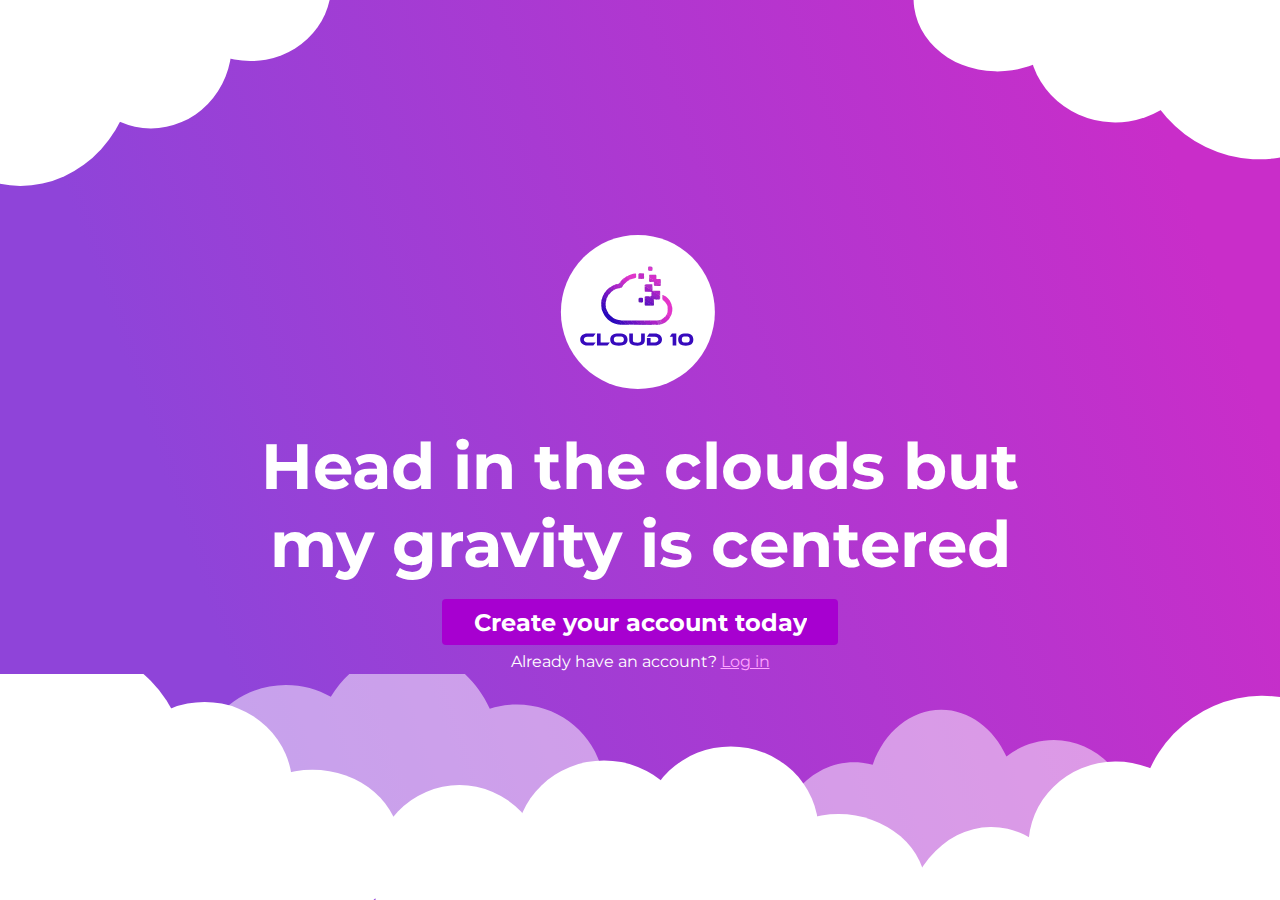
<file: index.html>
<!DOCTYPE html>
<html lang="en">

<head>
    <meta charset="UTF-8">
    <meta http-equiv="X-UA-Compatible" content="IE=edge">
    <meta name="viewport" content="width=device-width, initial-scale=1.0">
    <title>Home</title>
    <link rel="stylesheet" type="text/css" href="./css/index.css">
    <link rel="icon" type="image/x-icon" href="./images/favicon.ico">
</head>

<body>
    <div class="gradient">
        <nav>
            <img class="clouds" src="./images/upper-clouds.svg" />
        </nav>
        <main>
            <img class="logo" src="./images/logo-circle.svg" />
            <h1>Head in the clouds but<br>my gravity is centered</h1>
            <div class="clicky"><a class="create" href="./signup.html">Create your account today</a></div>
            <p><a href="./login.html">Already have an account? <u>Log in</u></a></p>
        </main>
        <footer>
            <img class="clouds" src="./images/bottom-clouds.svg" />
        </footer>
    </div>
</body>

</html>
</file>
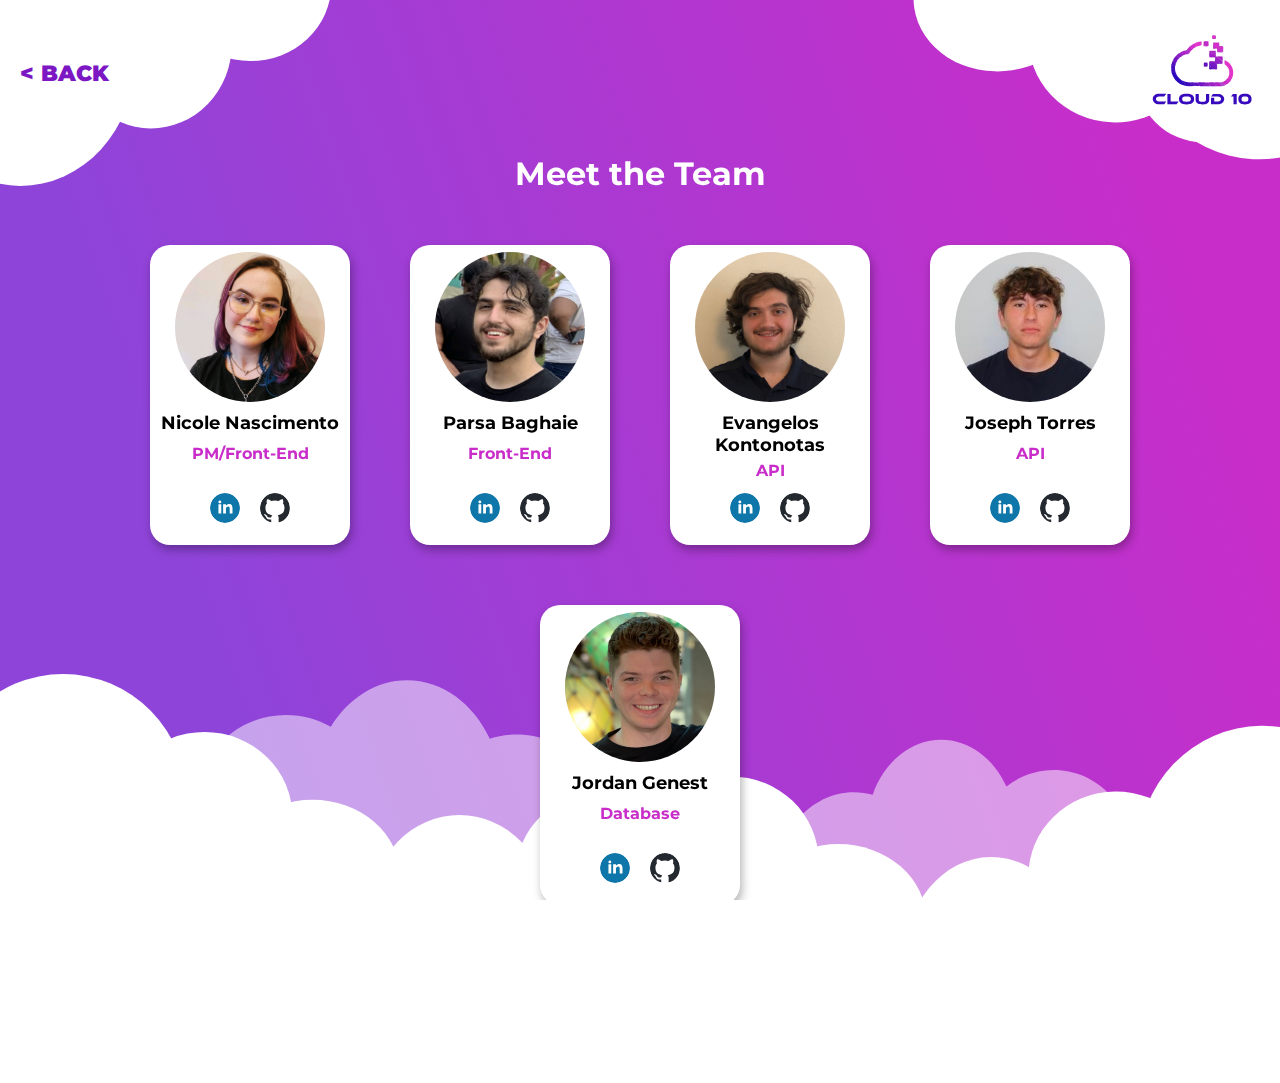
<file: about.html>
<!DOCTYPE html>
<html lang="en">
    <head>
        <meta charset="UTF-8">
        <meta http-equiv="X-UA-Compatible" content="IE=edge">
        <meta name="viewport" content="width=device-width, initial-scale=1.0">
        <link rel="stylesheet" href="./css/about.css">
        <link rel="icon" type="image/x-icon" href="./images/favicon.ico">
        <title>Meet The Team</title>
    </head>
    <body>
        <nav>
            <img class="clouds" src="./images/upper-clouds.svg" alt="upper-clouds">
            <button id="back" onclick="history.back()"><strong>&lt Back</strong></button>
            <img class="logo" src="./images/logo-circle.svg" alt="logo">
        </nav>
        <main>
            <h1>Meet the Team</h1>
            <div id="container">
                <div class="people">
                    <img class="pfp" src="./images/nicole.jpeg" alt="">
                    <h3 class="names">Nicole Nascimento</h3>
                    <h4 class="roles">PM/Front-End</h4>
                    <div class="butt">
                        <a href="https://www.linkedin.com/in/nicole-zolnier/">
                            <button class="linked"><img class="linkedimg" src="./images/linkedin-logo.svg" alt=""></button>
                        </a>
                        <a href="https://github.com/nizolnier">
                            <button class="git"><img class="gitimg" src="./images/github-mark.svg" alt=""></button>
                        </a>
                    </div>
                </div>
                <div class="people">
                    <img class="pfp" src="./images/parsa.jpeg" alt="">
                    <h3 class="names">Parsa Baghaie</h3>
                    <h4 class="roles">Front-End</h4>
                    <div class="butt">
                        <a href="https://www.linkedin.com/in/parsa-baghaie-704395275/">
                            <button class="linked"><img class="linkedimg" src="./images/linkedin-logo.svg" alt=""></button>
                        </a>
                        <a href="https://github.com/ParsaB22">
                            <button class="git"><img class="gitimg" src="./images/github-mark.svg" alt=""></button>
                        </a>
                    </div>
                </div>
                <div class="people">
                    <img class="pfp" src="./images/viggie.jpeg" alt="">
                    <h3 class="names">Evangelos Kontonotas</h3>
                    <h4 id="specialCaseRole" class="roles">API</h4>
                    <div id="specialCaseButt" class="butt">
                        <a href="https://www.linkedin.com/in/evangelos-kontonotas-420ba723b/">
                            <button class="linked"><img class="linkedimg" src="./images/linkedin-logo.svg" alt=""></button>
                        </a>
                        <a href="https://github.com/Viggie1">
                            <button class="git"><img class="gitimg" src="./images/github-mark.svg" alt=""></button>
                        </a>
                    </div>
                </div>
                <div class="people">
                    <img class="pfp" src="./images/joseph.jpeg" alt="">
                    <h3 class="names">Joseph Torres</h3>
                    <h4 class="roles">API</h4>
                    <div class="butt">
                        <a href="https://www.linkedin.com/in/josephtorrescs/">
                            <button class="linked"><img class="linkedimg" src="./images/linkedin-logo.svg" alt=""></button>
                        </a>
                        <a href="https://github.com/limbfao">
                            <button class="git"><img class="gitimg" src="./images/github-mark.svg" alt=""></button>
                        </a>
                    </div>
                </div>
                <div class="people">
                    <img class="pfp" src="./images/jordan.jpeg" alt="">
                    <h3 class="names">Jordan Genest</h3>
                    <h4 class="roles">Database</h4>
                    <div class="butt">
                        <a href="https://www.linkedin.com/in/jordan-genest-34ab54171/">
                            <button class="linked"><img class="linkedimg" src="./images/linkedin-logo.svg" alt=""></button>
                        </a>
                        <a href="https://github.com/jordangenest">
                            <button class="git"><img class="gitimg" src="./images/github-mark.svg" alt=""></button>
                        </a>
                    </div>
                </div>
            </div>
            <h1 id="proj">Project GitHub</h1>
            <div id="projGitButt" class="butt">
                <a href="https://github.com/nizolnier/COP4331-Small-Project">
                    <button class="pGit">
                        <img class="gitimg" src="./images/github-mark-white.svg" alt="">
                    </button>
                </a>
            </div>
            <br><br>
        </main>
        <footer>
            <img class="clouds" src="./images/bottom-clouds.svg" alt="bottom-clouds">
        </footer>
    </body>
</html>
</file>
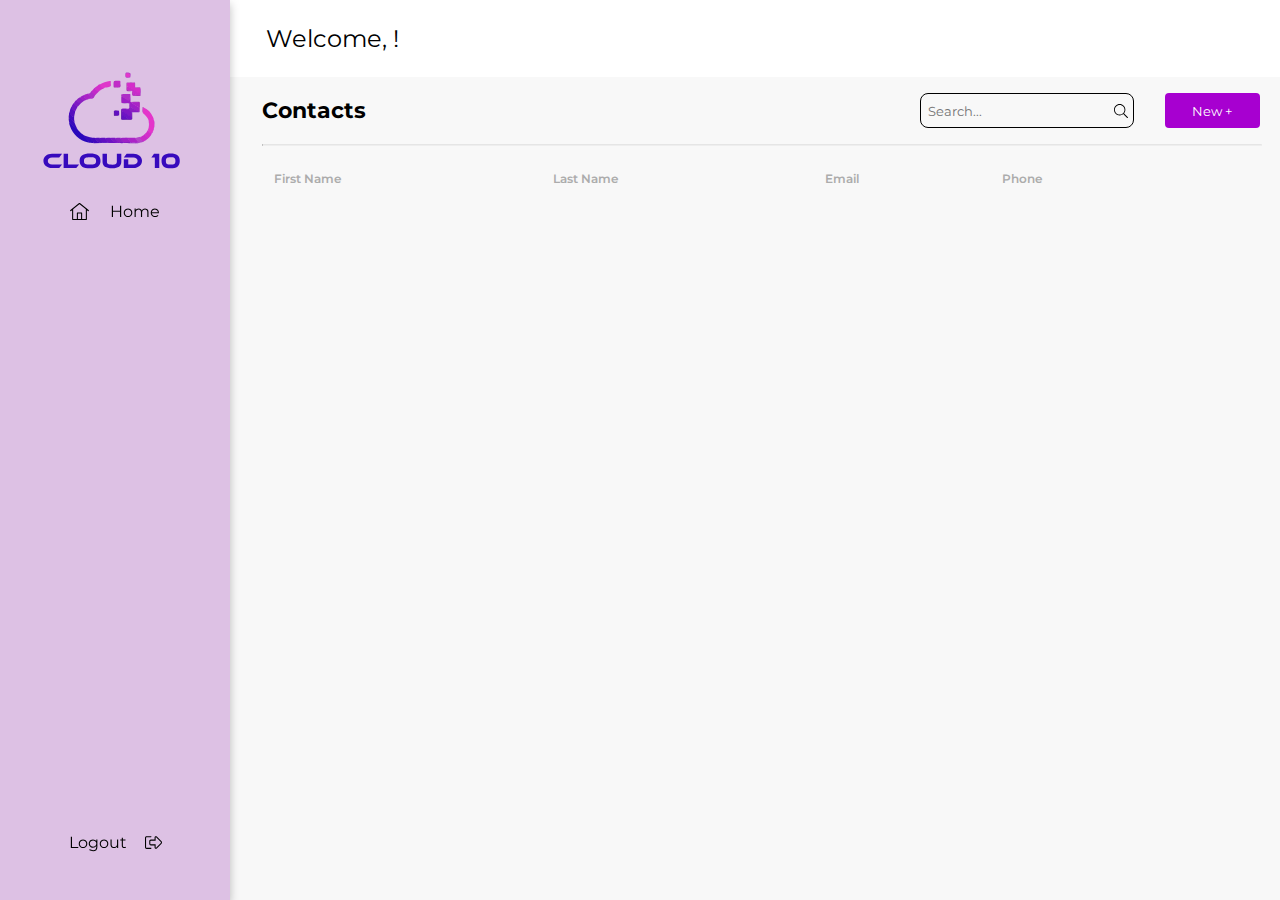
<file: contacts.html>
<!DOCTYPE html>
<html lang="en">

<head>
    <meta charset="UTF-8">
    <meta http-equiv="X-UA-Compatible" content="IE=edge">
    <meta name="viewport" content="width=device-width, initial-scale=1.0">
    <title>Contacts</title>
    <link rel="icon" type="image/x-icon" href="./images/favicon.ico">
    <link rel="stylesheet" type="text/css" href="./css/contacts.css">
    <script type="text/javascript" src="./js/cookies.js"></script>
    <script type="text/javascript" src="./js/mask.js"></script>
    <script type="text/javascript" src="./js/contacts.js"></script>
    <script type="text/javascript">
        document.addEventListener('DOMContentLoaded', () => {
            readCookie()
            showContacts()
            MaskedInput({
                elm: document.getElementById("contactNumber"), // select only by id
                format: '(___) ___-____',
                separator: '(   )-'
            });
        }, false)

    </script>
</head>

<body>
    <main>
        <div class="sidebar">
            <a href="./contacts.html" class="menu">
                <img class="logo" src="./images/cloud-10.svg" />
                <div class="menuItem">
                    <img src="./images/home.svg">
                    <p>Home</p>

                </div>
            </a>
            <button class="menuItem" onclick="logout()">
                <p class="logout">Logout</p><img src="./images/signout.svg" />
            </button>
        </div>

        <div class="mainContainer">
            <div id="userName" class="header">Welcome!</div>
            <div class="actionMenu">
                <h1 id="editResult">Contacts</h1>
                <div class="searchAction">
                    <div class="search">
                        <input id="search" onkeyup="searchContacts()" type="text" name="search" placeholder="Search..." />
                        <img src="./images/search.svg" />
                    </div>
                    <button id="add" class="add">New +</button>
                </div>
            </div>
            <hr class="new">
            <table id="contactsTable">
                <tr>
                    <th>First Name</th>
                    <th>Last Name</th>
                    <th>Email</th>
                    <th>Phone</th>
                    <th></th>
                </tr>
                
            </table>
        </div>
        <div id="myModal" class="modal">
            <form id="addMe" class="modal-content">
                <span class="close">&times;</span>
                <h2>Create new Contact</h2>
                <div id="addResult">Enter all the information</div>
                    <div class="modalFormItem">
                        <label>First Name *</label>
                        <input required id="contactFName" class="modalInput" placeholder="Enter contact's first name"
                            type="text" />
                    </div>
                    <div class="modalFormItem">
                        <label>Last Name *</label>
                        <input required id="contactLName" class="modalInput" placeholder="Enter contact's last name"
                            type="text" />
                    </div>
                    <div class="modalFormItem">
                        <label>Email *</label>
                        <input required id="contactEmail" class="modalInput" placeholder="Enter contact's email"
                            type="email" pattern="^[\w-\.]+@([\w-]+\.)+[\w-]{2,4}$" />
                    </div>
                    <div class="modalFormItem">
                        <label>Phone *</label>
                        <input onkeypress="checkKey(event)" required id="contactNumber" class="modalInput" placeholder="Enter contact's phone number"
                            type="text" pattern="^(1\s?)?(\d{3}|\(\d{3}\))[\s\-]?\d{3}[\s\-]?\d{4}$" />
                    </div>
                    <button id="addButton" onclick="addContact()" type="button" class="modalButton">Create Contact</button>
            </form>
        </div>

    </main>
</body>
<script type="text/javascript" src="./js/contacts.js"></script>
<script type="text/javascript" src="./js/modal.js"></script>
</html>
</file>
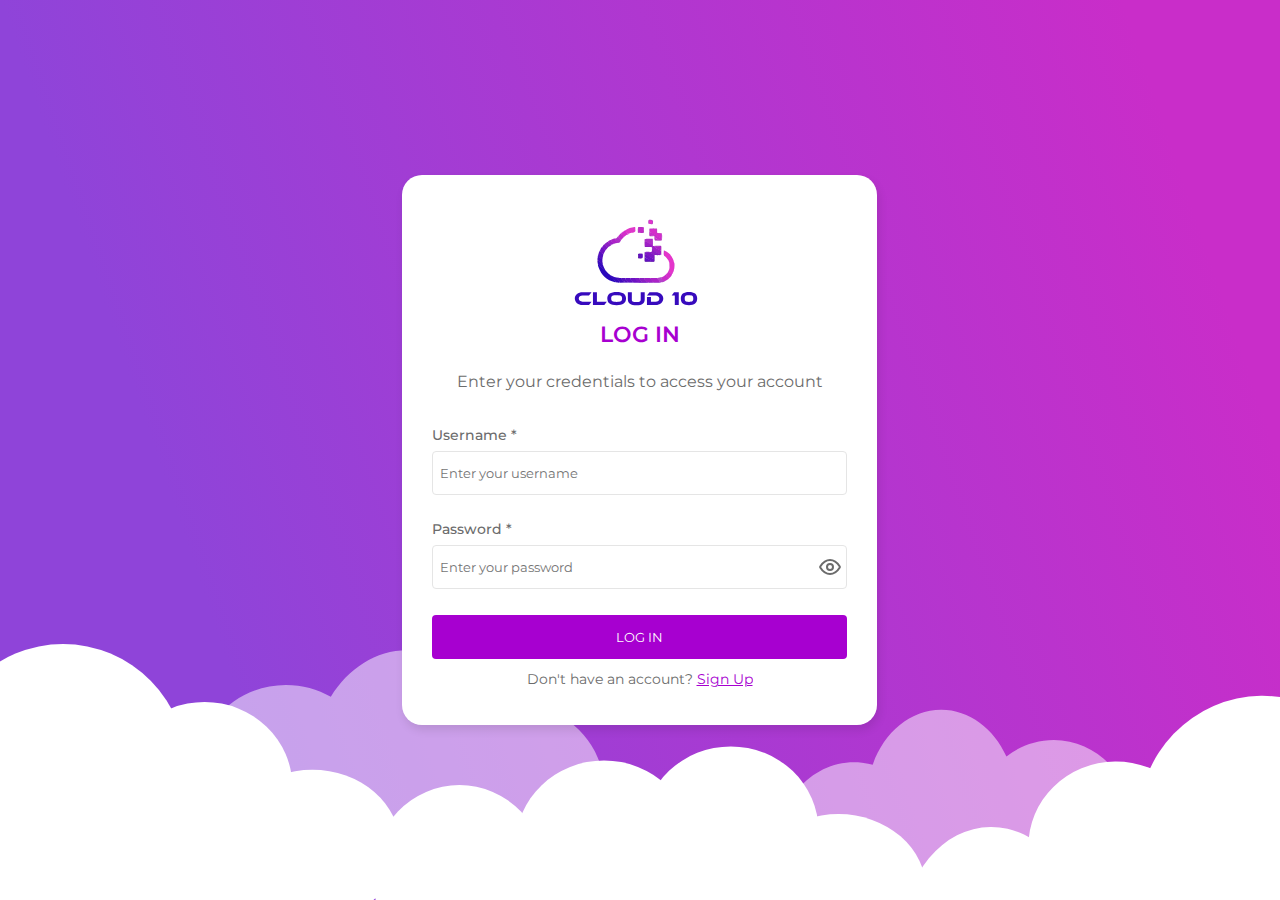
<file: login.html>
<!DOCTYPE html>
<html lang="en">

<head>
    <meta charset="UTF-8">
    <meta http-equiv="X-UA-Compatible" content="IE=edge">
    <meta name="viewport" content="width=device-width, initial-scale=1.0">
    <title>Log In</title>
    <script type="text/javascript" src="./js/sha256.js"></script>
    <link rel="stylesheet" type="text/css" href="./css/login.css">
    <link rel="icon" type="image/x-icon" href="./images/favicon.ico">
</head>

<body>
    <script type="text/javascript" src="./js/login.js"></script>
    <div class="gradient">
        <form>
            <img class="logo" src="./images/cloud-10.svg" />
            <h1>LOG IN</h1>
            <div id="loginResult">Enter your credentials to access your account</div>
            <div class="formItem">
                <label for="username">Username *</label>
                <input required type="text" id="username" name="username" placeholder="Enter your username"
                    pattern="(?=.*[a-zA-Z])[a-zA-Z0-9-_]{3,18}$">
            </div>
            <div class="formItem">
                <label for="password">Password *</label>
                <input onkeypress="checkKey(event)" required type="password" id="password" name="password" placeholder="Enter your password"
                    pattern="(?=.*\d)(?=.*[A-Za-z])(?=.*[!@#$%^&*]).{8,32}">
                <div id="togglePassword"></div>
            </div>
            <div class="formItem">
                <button type="button" onclick="sendForm()">
                    LOG IN
                </button>
            </div>
            <p>Don't have an account? <u><a href="./signup.html">Sign Up</a></u></p>

        </form>
        <footer>
            <img class="clouds" src="./images/bottom-clouds.svg" />
        </footer>
    </div>
</body>
<script type="text/javascript" src="./js/cookies.js"></script>
<script type="text/javascript" src="./js/togglePassword.js"></script>
</html>
</file>
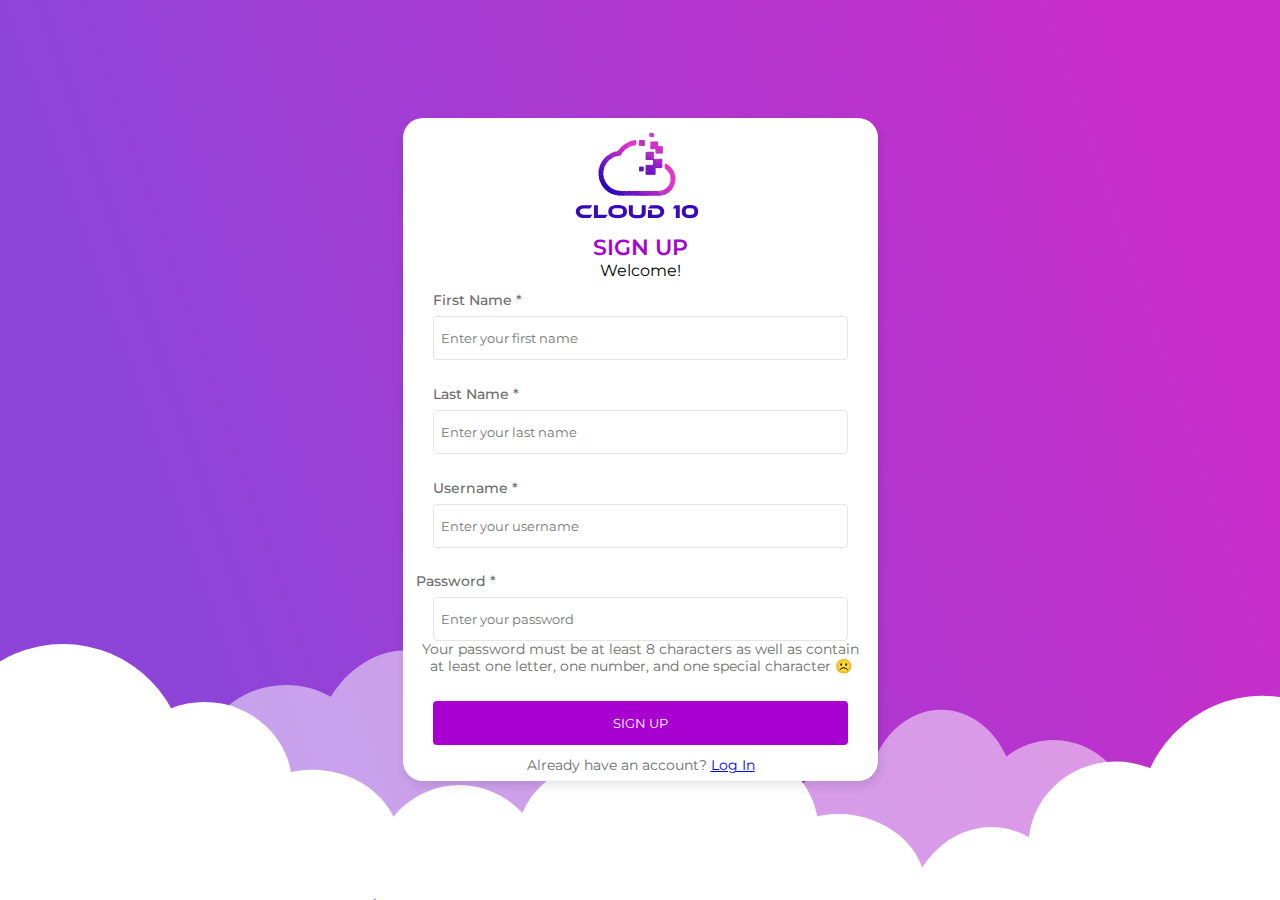
<file: signup.html>
<!DOCTYPE html>
<html lang="en">

<head>
    <meta charset="UTF-8">
    <meta http-equiv="X-UA-Compatible" content="IE=edge">
    <meta name="viewport" content="width=device-width, initial-scale=1.0">
    <title>Sign Up</title>
    <link rel="stylesheet" type="text/css" href="./css/signup.css">
    <script type="text/javascript" src="./js/sha256.js"></script>
    <link rel="icon" type="image/x-icon" href="./images/favicon.ico">
</head>

<body>
    
    <div class="gradient">
        <form>
            <img class="logo" src="./images/cloud-10.svg" />
            <h1>SIGN UP</h1>
            <div id="signupResult">Welcome!</div>
            <div class="formItem">
                <label for="fname">First Name *</label>
                <input required type="text" id="fname" name="fname" placeholder="Enter your first name">
            </div>
            <div class="formItem">
                <label for="lname">Last Name *</label>
                <input required type="text" id="lname" name="lname" placeholder="Enter your last name">
            </div>
            <div class="formItem">
                <label for="username">Username *</label>
                <input required type="text" id="username" name="username" placeholder="Enter your username"
                    pattern="(?=.*[a-zA-Z])[a-zA-Z0-9-_]{3,18}$">
            </div>
            <div class="formItem formItemPass">
                <label for="password">Password *</label>
                <input onkeypress="checkKey(event)" required type="password" id="password" name="password" placeholder="Enter your password"
                    pattern="(?=.*\d)(?=.*[A-Za-z])(?=.*[!@#$%^&*]).{8,32}">
                <div id="togglePassword"></div>
                <p class="requirements">Your password must be at least 8 characters as well as contain at least one
                    letter, one number, and one special character ☹️</p>
            </div>
            <div class="formItem">
                <button type="button" onclick="sendForm()">
                    SIGN UP
                </button>
            </div>
            <p>Already have an account? <u><a href="./login.html">Log In</a></u></p>
        </form>
        <footer>
            <img class="clouds" src="./images/bottom-clouds.svg" />
        </footer>
    </div>
</body>
<script type="text/javascript" src="./js/togglePassword.js"></script>
<script type="text/javascript" src="./js/signup.js"></script>


</html>
</file>
<file: css/index.css>
@import url('https://fonts.googleapis.com/css2?family=Montserrat:ital,wght@0,400;0,500;0,700;1,500;1,700&display=swap');

* {
    margin: 0;
    font-family: 'Montserrat', sans-serif;
    overflow: hidden;
}

.gradient {
    background: rgb(143, 68, 217);
    background: linear-gradient(71.17deg, #8F44D9 19.35%, #C92DC9 90.12%);
    height: 100vh;
    display: flex;
    flex-direction: column;
}

.logo {
    width: 200px;
    height: 180px;
}

.clouds {
    width: 100vw;
    object-fit: cover;
}

h1 {
    font-family: 'Montserrat';
    font-style: normal;
    font-weight: 700;
    font-size: 64px;
    line-height: 78px;
    color: white;
    padding: 0.6em;
}

a {
    text-decoration: none;
    color: white;

}

u {
    color: #FFA4FF;
}

p {
    padding: 0.4em;
}

.create {
    font-family: 'Montserrat';
    font-style: normal;
    font-weight: 700;
    font-size: 24px;
    line-height: 29px;
}

.clicky {
    display: flex;
    width: 396px;
    height: 54px;
    background: #A700D0;
    border-radius: 4px;
    text-align: center;
    justify-content: center;
    align-items: center;
}

.aboveAll {
    position: absolute;
    top: 0;
    right: 0;
    bottom: 0;
    left: 0;
    z-index: 13;
}

main {
    display: flex;
    align-items: center;
    justify-content: center;
    flex-direction: column;
    text-align: center;
    margin-top: 3em;
}

nav {
    flex-grow: 1;
}

footer {
    display: flex;
    align-items: flex-end;
}
</file>
<file: css/about.css>
@import url('https://fonts.googleapis.com/css2?family=Montserrat:ital,wght@0,400;0,500;0,600;0,700;1,500;1,700&display=swap');

* {
    font-family: 'Montserrat', sans-serif;    
}

html, body{
    position: relative;
    width: 100%;
    height: 100%;
    margin: 0;
    background: linear-gradient(71.17deg, #8F44D9 19.35%, #C92DC9 90.12%);
    overflow: hidden;
    z-index: -1;
}
nav{
    height: 14.75%;
}

nav .clouds{
    position:fixed;
    left:0px;
    top: 0px;
    width:100%;
}
nav .logo{
    position: absolute;
    right: 0px;
    border-radius: 100%;
    width: 150px;
    height: 150px;
}

#back{
    position: absolute;
    border: 0;
    border-radius: 10px;
    padding: 10px;
    background: transparent;
    
    font-style: normal;
    font-weight: 600;
    font-size: 22px;
    line-height: 27px;
    text-transform: uppercase;
    background-color: white;
    color: #7D17C4;

    top: 50px;
    left: 10px;
    width: max-content;
    height: max-content;
}
#back:hover{
    background: #7D17C4;
    color: white;

}
main{
    position: relative;
    z-index: 1;
}
h1{
    position: relative;
    text-align: center;
    color: white;
}
em{
    font-size: medium;
    text-shadow: none;
    color: black;
}

#container{
    position: relative;
    display: flex;
    flex-wrap: wrap;
    justify-content: center;
    align-self: center;
    align-items: center;
}
.people{
    width: 200px;
    height: 300px;
    border-radius: 20px;
    float: left;
    margin: 30px;
    background-color: white;
    box-shadow: 2px 5px 10px rgba(0.3, 0.3, 0.3, 0.3);
}
.pfp{
    display: block;
    width: 150px;
    height: 150px;
    margin-top: 7px;
    margin-left: auto;
    margin-right: auto;
    border-radius: 100%;
    object-fit: cover;
}

.names{
    text-align: center;
    font-weight: 700;
    font-size: 18px;
    line-height: 22px;
    margin: 0;
    margin-top: 10px;
    margin-bottom: 5px;
    color: black;
}
.roles{
    text-align: center;
    margin: 10px;
    color: #C92DC9;
}
.butt{
    position: relative;
    display: flex;
    top: 20px;
    width: max-content;
    height: max-content;
    align-self: center;
    margin-left: auto;
    margin-right: auto;
}
#specialCaseRole{
    margin-top: 0px;
}
#specialCaseButt{
    top: 3px;
}
div button{
    width: 30px;
    height: 30px;
    margin-left: 10px;
    margin-right: 10px;
    padding: 0;
    border: 0;
    background-color: transparent;
}

.linkedimg{
    width: 100%;
    height: 100%;
    border-radius: 100%;
}
.gitimg{
    width: 100%;
    height: 100%;
    border-radius: 100%;
}

#proj{
    margin-bottom: 0;
}
#projGitButt{
    top: 0;
}
.pGit{
    display: block;
    margin-left: auto;
    margin-right: auto;
    width: 50px;
    height: 50px;
    padding: 0;
    border: 0;
    background-color: transparent;
}
footer{
    position:fixed;
    left:0px;
    bottom: -50px;
    width:100%;
    z-index: 0;
}
footer .clouds{
    position:fixed;
    left:0px;
    bottom: -30px;
    width:100%;
    z-index: 0;
}

button:hover{
    cursor: pointer;
}
</file>
<file: css/contacts.css>
@import url('https://fonts.googleapis.com/css2?family=Montserrat:ital,wght@0,400;0,500;0,600;0,700;1,400;1,500;1,700&display=swap');

* {
    margin: 0;
    font-family: 'Montserrat', sans-serif;
    overflow: hidden;
}


main {
    display: flex;
    height: 100vh;
}

.logo {
    width: 90%;
    cursor: pointer;
}

a {
    text-decoration: none;
    color: black;
}

.sidebar {
    background: #DDC1E4;
    width: 18%;
    display: flex;
    justify-content: space-between;
    align-items: center;
    flex-direction: column;
    padding-top: 4em;
    padding-bottom: 2em;
    filter: drop-shadow(0px 4px 5px rgba(0, 0, 0, 0.25));
}

.menu {
    display: flex;
    align-items: center;
    flex-direction: column;
}

.menuItem {
    padding: 1em;
    display: flex;
    width: 110px;
    justify-content: space-around;
    cursor: pointer;
    font-size: 16px;
    transition: background 0.35s;
}

.menuItem:hover {
    background: #A700D0;
    border-radius: 4px;
    cursor: pointer;
    color: white;
}

.menuItem:hover  > img {
    filter: invert(1);
}

.header {
    background: #FFFFFF;
    padding: 1em;
    padding-left: 1.5em;
    font-family: 'Montserrat';
    font-style: normal;
    font-weight: 400;
    font-size: 24px;
}

.mainContainer {
    background: #F8F8F8;
    width: 82%;
    overflow: scroll;
}

.actionMenu {
    display: flex;
    width: 95%;
    justify-content: space-between;
    align-items: center;
    padding: 1em 2em;
}

h1 {
    font-family: 'Montserrat';
    font-style: normal;
    font-weight: 700;
    font-size: 22px;
    line-height: 27px;
}

.searchAction {
    height: 35px;
    display: flex;
    width: 340px;
    justify-content: space-between;
}

.search {
    background: #F8F8F8;
    border: 1.5px solid #000000;
    border-radius: 8px;
    width: 212px;
    display: flex;
    justify-content: center;
    align-items: center;
}

.search > input {
    border: none;
    background: transparent;
}


.search > input:focus {
    outline: none;
}

button {
    border: none;
    background: transparent;
    cursor: pointer;
}

button:focus {
    outline: none;
}

button.menuItem {
    border: none;
    background: #DDC1E4;
    padding: 1em;
    display: flex;
    width: 125px;
    justify-content: space-between;
    align-items: center;
    cursor: pointer;
    font-size: 16px;
}


button.add {
    background: #A700D0;
    border-radius: 4px;
    border: none;
    color: white;
    width: 95px;
    transition: background 0.35s;
}

button.add:hover {
    background: #6d0387;
    cursor: pointer;
    
}

hr.new {
    border-top: 1px solid #E5E5E5;
    display: flex;
    width: 95%;
    justify-content: center;
    align-items: center;
    margin-left: 2em;
}

table {
    width: 95%;
    padding: 2em 2em;
    border-collapse: collapse;
    margin-left: 2em;
}


th {
    color: #ACACAC;
    font-style: normal;
    font-weight: 600;
    font-size: 12px;
    text-align: left;
    padding: 2em 1em;
}

tr,
td {
    font-family: 'Montserrat';
    font-style: normal;
    font-weight: 400;
    font-size: 14px;
    line-height: 17px;
    color: #000000;
    padding: 2em 1em;
    margin: 0;
}

.actImg {
    padding: 0.1em;
}

.actImg:hover {
    background-color: #04a404;
    border-radius: 4px;
    filter: invert(1)
}

tr:nth-child(even) {
    background: white;
}


.tableAction {
    display: flex;
    justify-content: space-around;
    cursor: pointer;
}

.modal {
    display: none;
    /* Hidden by default */
    position: fixed;
    /* Stay in place */
    z-index: 1;
    /* Sit on top */
    padding-top: 100px;
    /* Location of the box */
    left: 0;
    top: 0;
    width: 100%;
    /* Full width */
    height: 100%;
    /* Full height */
    overflow: auto;
    /* Enable scroll if needed */
    background-color: rgb(0, 0, 0);
    /* Fallback color */
    background-color: rgba(0, 0, 0, 0.4);
    /* Black w/ opacity */
}

/* Modal Content */
.modal-content {
    background-color: #fefefe;
    margin: auto;
    padding-top: 0;
    padding: 2em;
    border: 1px solid #888;
    width: 30%;
    box-shadow: 2px 5px 10px rgba(0, 0, 0, 0.1);
    border-radius: 20px;
    display: flex;
    flex-direction: column;
    align-items: center;
    justify-content: space-between;
    height: 70%;
}

/* The Close Button */
.close {
    color: #aaaaaa;
    font-size: 28px;
    font-weight: bold;
    display: flex;
    align-self: flex-end;
}

.close:hover,
.close:focus {
    color: #000;
    text-decoration: none;
    cursor: pointer;
}


#addResult {
    color: #6C6C6C;
}

.modalInput {
    box-sizing: border-box;
    width: 26em;
    height: 44px;
    background: #FFFFFF;
    border: 1px solid #E5E5E5;
    border-radius: 4px;
    padding-left: 0.5em;
}

.modalFormItem {
    display: flex;
    flex-direction: column;
}

.modalButton {
        width: 26em;
        height: 44px;
        background: #A700D0;
        border-radius: 4px;
        border: none;
        color: white;
        transition: background 0.35s;
}

.modalButton:hover {
    background: #6d0387;
    cursor: pointer;
}

label {
    font-family: 'Montserrat';
    font-style: normal;
    font-weight: 500;
    font-size: 14px;
    line-height: 17px;
    color: #6C6C6C;
    display: flex;
    align-self: flex-start;
    padding-bottom: 0.5em;
}

h2 {
    font-family: 'Montserrat';
    font-style: normal;
    font-weight: 600;
    font-size: 22px;
    line-height: 27px;
    color: #A700D0;   
}
</file>
<file: css/login.css>
@import url('https://fonts.googleapis.com/css2?family=Montserrat:ital,wght@0,400;0,500;0,600;0,700;1,500;1,700&display=swap');

* {
    margin: 0;
    font-family: 'Montserrat', sans-serif;    
    overflow: hidden;
}

.gradient {
    background: rgb(143,68,217);
    background: linear-gradient(71.17deg, #8F44D9 19.35%, #C92DC9 90.12%);
    height: 100vh;
    display: flex;
    align-items: flex-end;
}

form {
    position: absolute;
    width: 475px;
    height: 550px;
    left: calc(50% - 475px/2 - 0.5px);
    top: calc(50% - 550px/2);
    background: #FFFFFF;
    box-shadow: 2px 5px 10px rgba(0, 0, 0, 0.1);
    border-radius: 20px;
    display: flex;
    justify-content: center;
    align-items: center;
    text-align: center;
    flex-direction: column;
}

.logo {
    width: 203px;
    height: 109px;
}

#loginResult {
    color: #6C6C6C;
    padding: 1.5em;
    cursor: default;
}

h1 {
    font-family: 'Montserrat';
    font-style: normal;
    font-weight: 600;
    font-size: 22px;
    line-height: 27px;
    color: #A700D0;
    cursor: default;
}

.formItem {
    padding: 0.8em;
}

label {
    font-family: 'Montserrat';
    font-style: normal;
    font-weight: 500;
    font-size: 14px;
    line-height: 17px;
    color: #6C6C6C;
    display: flex;
    align-self: flex-start;
    padding-bottom: 0.5em;
}

input {
    box-sizing: border-box;
    width: 415px;
    height: 44px;
    background: #FFFFFF;
    border: 1px solid #E5E5E5;
    border-radius: 4px;
    padding-left: 0.5em;
}

#togglePassword {
	position: absolute;
    width: 24px;
    height: 24px;
    left: 416px;
    bottom: 146px;
	cursor: pointer;
    background-image: url("../images/eye.svg");
    height: 24px; 
    background-position: center;
    background-repeat: no-repeat;
    background-size: cover;
}

#togglePassword:active {
    background-color: #c859e3;
    border-radius: 50%;
}

button {
    width: 415px;
    height: 44px;
    background: #A700D0;
    border-radius: 4px;
    border: none;
    color: white;
    transition: background 0.35s;
}

button:focus { outline: none; }

button:hover {
    background: #6d0387;
    cursor: pointer;
}

p {
    font-family: 'Montserrat';
    font-style: normal;
    font-weight: 400;
    font-size: 14px;
    line-height: 17px;
    color: #6C6C6C;
    cursor: default;
}

u {
    color: #A700D0;
}

a {
    text-decoration: none;    
    color: #A700D0;
}

footer {
    display: flex;
    align-items: flex-end;
}

.clouds {
    width: 100vw;
    height: auto;
}
</file>
<file: css/signup.css>
@import url('https://fonts.googleapis.com/css2?family=Montserrat:ital,wght@0,400;0,500;0,600;0,700;1,500;1,700&display=swap');

* {
    margin: 0;
    font-family: 'Montserrat', sans-serif;    
}

.gradient {
    background: rgb(143,68,217);
    background: linear-gradient(71.17deg, #8F44D9 19.35%, #C92DC9 90.12%);
    height: 100vh;
    display: flex;
    align-items: flex-end;
}

form {
    position: absolute;
    width: 475px;
    height: 663px;
    left: calc(50% - 475px/2 + 0.5px);
    top: calc(50% - 663px/2 - 0.5px);
    background: #FFFFFF;
    box-shadow: 2px 5px 10px rgba(0, 0, 0, 0.1);
    border-radius: 20px;
    display: flex;
    justify-content: center;
    align-items: center;
    text-align: center;
    flex-direction: column;
}

.logo {
    width: 203px;
    height: 109px;
}

h1 {
    font-family: 'Montserrat';
    font-style: normal;
    font-weight: 600;
    font-size: 22px;
    line-height: 27px;
    color: #A700D0;
}

.formItem {
    padding: 0.8em;
}

label {
    font-family: 'Montserrat';
    font-style: normal;
    font-weight: 500;
    font-size: 14px;
    line-height: 17px;
    color: #6C6C6C;
    display: flex;
    align-self: flex-start;
    padding-bottom: 0.5em;
}

input {
    box-sizing: border-box;
    width: 415px;
    height: 44px;
    background: #FFFFFF;
    border: 1px solid #E5E5E5;
    border-radius: 4px;
    padding-left: 0.5em;
}

button {
    width: 415px;
    height: 44px;
    background: #A700D0;
    border-radius: 4px;
    border: none;
    color: white;
    transition: background 0.35s;
}

button:focus { outline: none; }

button:hover {
    background: #6d0387;
}

p {
    font-family: 'Montserrat';
    font-style: normal;
    font-weight: 400;
    font-size: 14px;
    line-height: 17px;
    color: #6C6C6C;
}

u {
    color: #A700D0;
}

footer {
    display: flex;
    align-items: flex-end;
}

.clouds {
    width: 100vw;
    height: auto;
}
</file>
